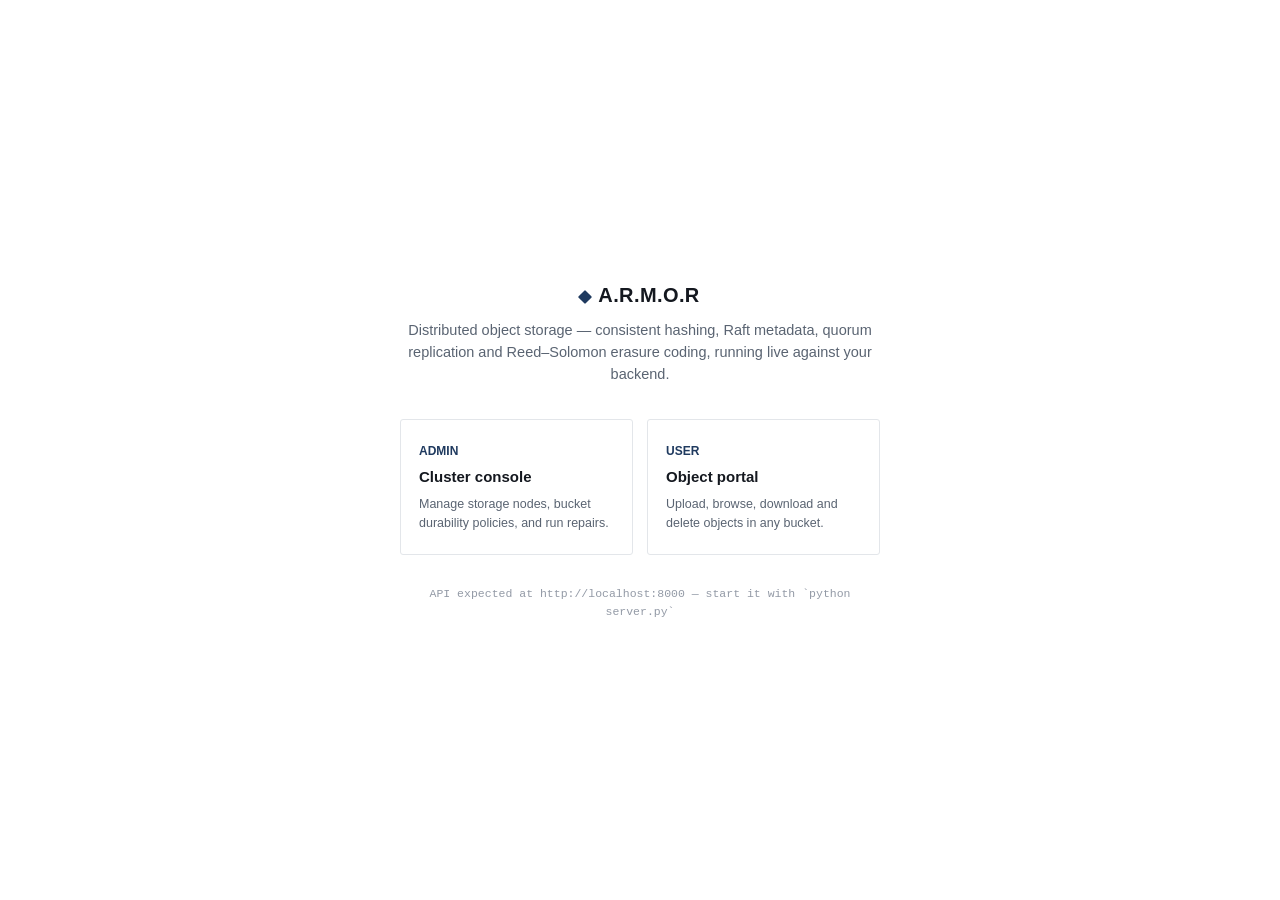
<file: frontend/index.html>
<!doctype html>
<html lang="en">
<head>
<meta charset="utf-8" />
<meta name="viewport" content="width=device-width, initial-scale=1" />
<title>A.R.M.O.R Vault</title>
<link rel="stylesheet" href="style.css" />
<style>
  body { display: flex; align-items: center; justify-content: center; min-height: 100vh; }
  .landing { max-width: 560px; padding: 40px; text-align: center; }
  .mark { justify-content: center; margin-bottom: 10px; }
  .mark-text { font-size: 20px; }
  .landing p.lede { color: var(--ink-soft); margin: 10px 0 34px; font-size: 14.5px; }
  .doors { display: grid; grid-template-columns: 1fr 1fr; gap: 14px; }
  .door {
    border: 1px solid var(--line); border-radius: var(--radius);
    padding: 22px 18px; text-decoration: none; color: var(--ink); text-align: left;
  }
  .door:hover { border-color: var(--accent); background: var(--accent-soft); }
  .door .role { font-size: 12px; color: var(--accent); font-weight: 600; margin-bottom: 6px; }
  .door h3 { margin: 0 0 6px; font-size: 15px; }
  .door p { margin: 0; font-size: 12.5px; color: var(--ink-soft); }
  .note { margin-top: 30px; font-size: 11.5px; color: var(--ink-faint); font-family: var(--mono); }
</style>
</head>
<body>
  <div class="landing">
    <div class="mark"><span class="mark-glyph"></span><span class="mark-text">A.R.M.O.R</span></div>
    <p class="lede">Distributed object storage — consistent hashing, Raft metadata, quorum replication and Reed–Solomon erasure coding, running live against your backend.</p>
    <div class="doors">
      <a class="door" href="admin.html">
        <div class="role">ADMIN</div>
        <h3>Cluster console</h3>
        <p>Manage storage nodes, bucket durability policies, and run repairs.</p>
      </a>
      <a class="door" href="user.html">
        <div class="role">USER</div>
        <h3>Object portal</h3>
        <p>Upload, browse, download and delete objects in any bucket.</p>
      </a>
    </div>
    <div class="note">API expected at http://localhost:8000 — start it with `python server.py`</div>
  </div>
</body>
</html>
</file>
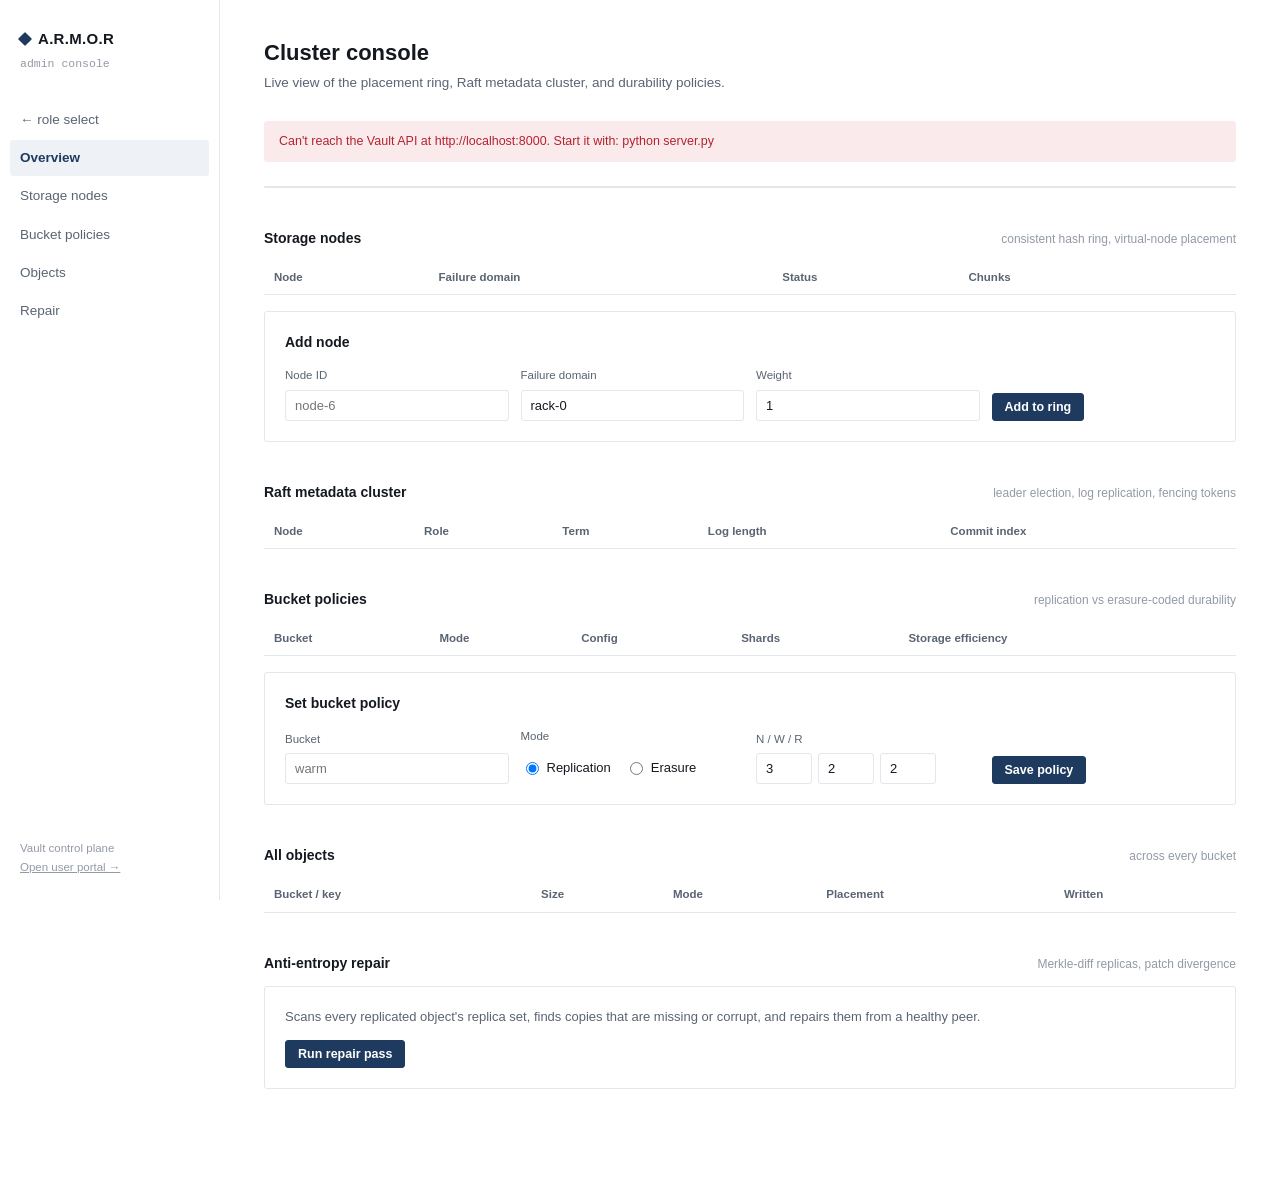
<file: frontend/admin.html>
<!doctype html>
<html lang="en">
<head>
<meta charset="utf-8" />
<meta name="viewport" content="width=device-width, initial-scale=1" />
<title>A.R.M.O.R — Admin</title>
<link rel="stylesheet" href="style.css" />
</head>
<body>
  <div class="shell">
    <aside class="rail">
      <div class="mark"><span class="mark-glyph"></span><span class="mark-text">A.R.M.O.R</span></div>
      <div class="mark-sub">admin console</div>
      <nav>
        <a href="index.html">&larr; role select</a>
        <a href="#overview" class="active">Overview</a>
        <a href="#nodes">Storage nodes</a>
        <a href="#buckets">Bucket policies</a>
        <a href="#objects">Objects</a>
        <a href="#repair">Repair</a>
      </nav>
      <div class="rail-foot">
        Vault control plane<br />
        <a href="user.html">Open user portal &rarr;</a>
      </div>
    </aside>

    <main>
      <h1>Cluster console</h1>
      <p class="subtitle">Live view of the placement ring, Raft metadata cluster, and durability policies.</p>

      <div id="connBanner" class="conn-banner"></div>

      <section class="section" id="overview">
        <div class="stat-row" id="statRow"></div>
      </section>

      <section class="section" id="nodes">
        <div class="section-head">
          <h2>Storage nodes</h2>
          <span class="hint">consistent hash ring, virtual-node placement</span>
        </div>
        <table id="nodesTable">
          <thead>
            <tr><th>Node</th><th>Failure domain</th><th>Status</th><th>Chunks</th><th></th></tr>
          </thead>
          <tbody id="nodesBody"></tbody>
        </table>

        <div class="card" style="margin-top:16px;">
          <div class="section-head" style="margin-bottom:14px;">
            <h2>Add node</h2>
          </div>
          <form id="addNodeForm" class="form-grid">
            <div>
              <label for="nodeId">Node ID</label>
              <input type="text" id="nodeId" placeholder="node-6" required />
            </div>
            <div>
              <label for="failureDomain">Failure domain</label>
              <input type="text" id="failureDomain" placeholder="rack-0" value="rack-0" />
            </div>
            <div>
              <label for="weight">Weight</label>
              <input type="number" id="weight" min="1" value="1" />
            </div>
            <div><button class="btn primary" type="submit">Add to ring</button></div>
          </form>
        </div>
      </section>

      <section class="section" id="raft">
        <div class="section-head">
          <h2>Raft metadata cluster</h2>
          <span class="hint">leader election, log replication, fencing tokens</span>
        </div>
        <table id="raftTable">
          <thead><tr><th>Node</th><th>Role</th><th>Term</th><th>Log length</th><th>Commit index</th></tr></thead>
          <tbody id="raftBody"></tbody>
        </table>
      </section>

      <section class="section" id="buckets">
        <div class="section-head">
          <h2>Bucket policies</h2>
          <span class="hint">replication vs erasure-coded durability</span>
        </div>
        <table>
          <thead><tr><th>Bucket</th><th>Mode</th><th>Config</th><th>Shards</th><th>Storage efficiency</th></tr></thead>
          <tbody id="bucketsBody"></tbody>
        </table>

        <div class="card" style="margin-top:16px;">
          <div class="section-head" style="margin-bottom:14px;">
            <h2>Set bucket policy</h2>
          </div>
          <form id="bucketForm" class="form-grid">
            <div>
              <label for="bucketName">Bucket</label>
              <input type="text" id="bucketName" placeholder="warm" required />
            </div>
            <div>
              <label>Mode</label>
              <div class="radio-group">
                <label><input type="radio" name="mode" value="replication" checked /> Replication</label>
                <label><input type="radio" name="mode" value="erasure" /> Erasure</label>
              </div>
            </div>
            <div id="replFields">
              <label>N / W / R</label>
              <div style="display:flex; gap:6px;">
                <input type="number" id="fN" value="3" min="1" style="width:56px" />
                <input type="number" id="fW" value="2" min="1" style="width:56px" />
                <input type="number" id="fR" value="2" min="1" style="width:56px" />
              </div>
            </div>
            <div id="ecFields" style="display:none;">
              <label>K / M (data / parity)</label>
              <div style="display:flex; gap:6px;">
                <input type="number" id="fK" value="4" min="1" style="width:56px" />
                <input type="number" id="fM" value="2" min="1" style="width:56px" />
              </div>
            </div>
            <div><button class="btn primary" type="submit">Save policy</button></div>
          </form>
        </div>
      </section>

      <section class="section" id="objects">
        <div class="section-head">
          <h2>All objects</h2>
          <span class="hint">across every bucket</span>
        </div>
        <table id="objectsTable">
          <thead><tr><th>Bucket / key</th><th>Size</th><th>Mode</th><th>Placement</th><th>Written</th></tr></thead>
          <tbody id="objectsBody"></tbody>
        </table>
      </section>

      <section class="section" id="repair">
        <div class="section-head">
          <h2>Anti-entropy repair</h2>
          <span class="hint">Merkle-diff replicas, patch divergence</span>
        </div>
        <div class="card">
          <p style="margin:0 0 14px; font-size:13px; color:var(--ink-soft);">
            Scans every replicated object's replica set, finds copies that are missing or corrupt,
            and repairs them from a healthy peer.
          </p>
          <button class="btn primary" id="repairBtn">Run repair pass</button>
          <span id="repairResult" class="hint" style="margin-left:12px;"></span>
        </div>
      </section>
    </main>
  </div>

  <div class="toast" id="toast"></div>

  <script src="api.js"></script>
  <script src="admin.js"></script>
</body>
</html>
</file>
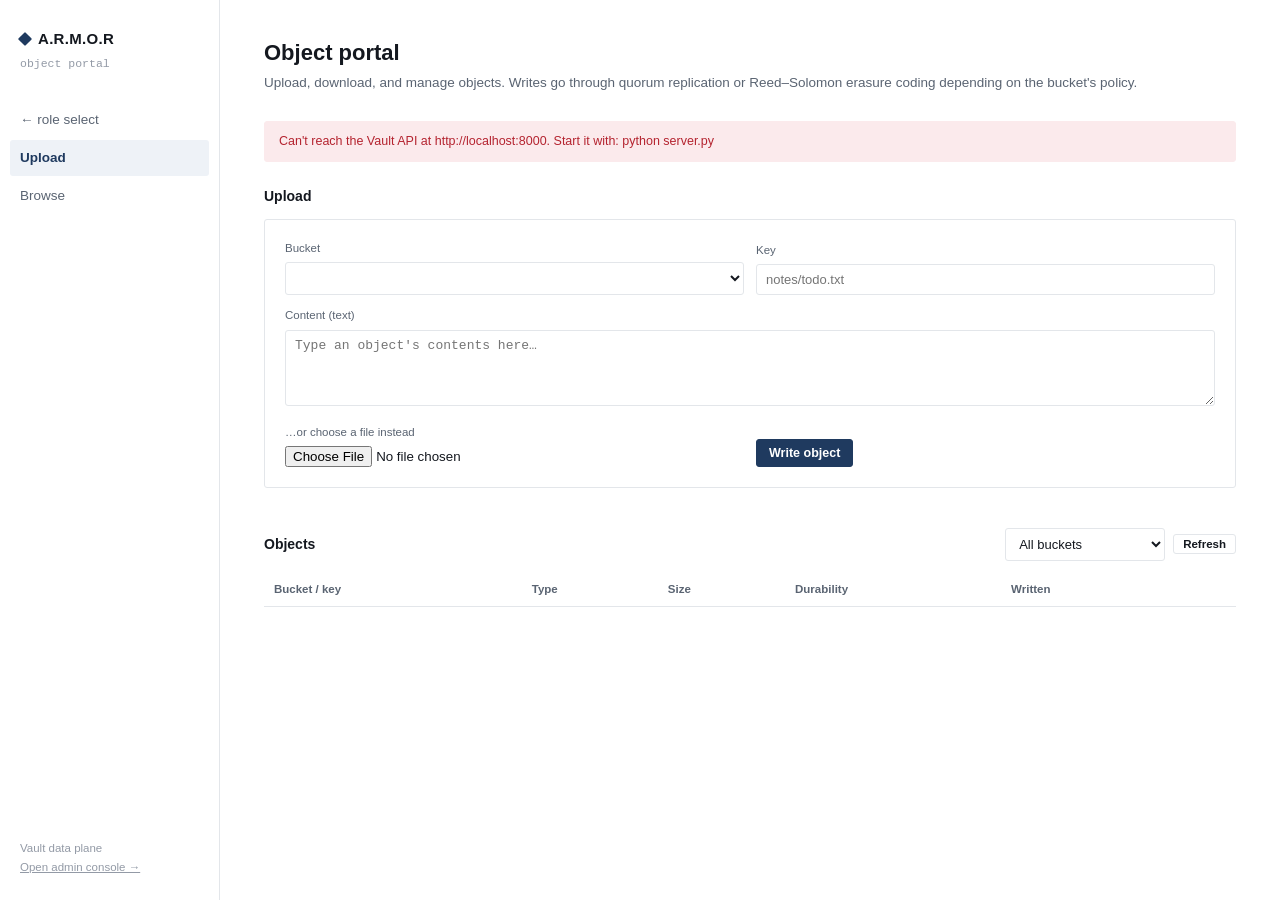
<file: frontend/user.html>
<!doctype html>
<html lang="en">
<head>
<meta charset="utf-8" />
<meta name="viewport" content="width=device-width, initial-scale=1" />
<title>A.R.M.O.R — Objects</title>
<link rel="stylesheet" href="style.css" />
</head>
<body>
  <div class="shell">
    <aside class="rail">
      <div class="mark"><span class="mark-glyph"></span><span class="mark-text">A.R.M.O.R</span></div>
      <div class="mark-sub">object portal</div>
      <nav>
        <a href="index.html">&larr; role select</a>
        <a href="#upload" class="active">Upload</a>
        <a href="#browse">Browse</a>
      </nav>
      <div class="rail-foot">
        Vault data plane<br />
        <a href="admin.html">Open admin console &rarr;</a>
      </div>
    </aside>

    <main>
      <h1>Object portal</h1>
      <p class="subtitle">Upload, download, and manage objects. Writes go through quorum replication or Reed–Solomon erasure coding depending on the bucket's policy.</p>

      <div id="connBanner" class="conn-banner"></div>

      <section class="section" id="upload">
        <div class="section-head"><h2>Upload</h2></div>
        <div class="card">
          <form id="uploadForm" class="form-grid" style="grid-template-columns: 1fr 1fr;">
            <div>
              <label for="bucketSelect">Bucket</label>
              <select id="bucketSelect" required></select>
            </div>
            <div>
              <label for="objKey">Key</label>
              <input type="text" id="objKey" placeholder="notes/todo.txt" required />
            </div>
            <div style="grid-column: 1 / -1;">
              <label for="objText">Content (text)</label>
              <textarea id="objText" rows="4" placeholder="Type an object's contents here…"></textarea>
            </div>
            <div>
              <label for="objFile">…or choose a file instead</label>
              <input type="file" id="objFile" />
            </div>
            <div><button class="btn primary" type="submit">Write object</button></div>
          </form>
        </div>
      </section>

      <section class="section" id="browse">
        <div class="section-head">
          <h2>Objects</h2>
          <div style="display:flex; gap:8px; align-items:center;">
            <select id="filterBucket" style="width:160px;"><option value="">All buckets</option></select>
            <button class="btn btn-sm" id="refreshBtn">Refresh</button>
          </div>
        </div>
        <table>
          <thead><tr><th>Bucket / key</th><th>Type</th><th>Size</th><th>Durability</th><th>Written</th><th></th></tr></thead>
          <tbody id="objectsBody"></tbody>
        </table>
      </section>
    </main>
  </div>

  <div class="toast" id="toast"></div>

  <script src="api.js"></script>
  <script src="user.js"></script>
</body>
</html>
</file>
<file: frontend/style.css>
:root {
  --bg: #ffffff;
  --bg-sunken: #f6f7f8;
  --line: #e3e6ea;
  --ink: #14181f;
  --ink-soft: #5a6472;
  --ink-faint: #939aa6;
  --accent: #1f3a5f;
  --accent-soft: #eef2f7;
  --accent-line: #c7d3e0;
  --ok: #1f7a4c;
  --ok-bg: #eaf6ef;
  --warn: #9a6b00;
  --warn-bg: #fbf1de;
  --down: #b4232f;
  --down-bg: #fbeaec;
  --mono: "SFMono-Regular", Consolas, "Liberation Mono", Menlo, monospace;
  --sans: -apple-system, BlinkMacSystemFont, "Segoe UI", Helvetica, Arial, sans-serif;
  --radius: 3px;
}

* { box-sizing: border-box; }

html, body {
  margin: 0;
  background: var(--bg);
  color: var(--ink);
  font-family: var(--sans);
  font-size: 14px;
  line-height: 1.5;
}

a { color: var(--accent); }

.shell {
  display: grid;
  grid-template-columns: 220px 1fr;
  min-height: 100vh;
}

.rail {
  border-right: 1px solid var(--line);
  padding: 28px 20px;
  position: sticky;
  top: 0;
  height: 100vh;
}

.mark {
  display: flex;
  align-items: baseline;
  gap: 8px;
  margin-bottom: 4px;
}

.mark-glyph {
  width: 10px;
  height: 10px;
  background: var(--accent);
  border-radius: 1px;
  display: inline-block;
  transform: rotate(45deg);
}

.mark-text {
  font-weight: 600;
  font-size: 15px;
  letter-spacing: 0.02em;
}

.mark-sub {
  font-size: 11.5px;
  color: var(--ink-faint);
  font-family: var(--mono);
  margin-bottom: 30px;
}

.rail nav a {
  display: block;
  padding: 8px 10px;
  margin: 0 -10px 2px;
  border-radius: var(--radius);
  color: var(--ink-soft);
  text-decoration: none;
  font-size: 13.5px;
}

.rail nav a:hover { background: var(--bg-sunken); color: var(--ink); }
.rail nav a.active { background: var(--accent-soft); color: var(--accent); font-weight: 600; }

.rail-foot {
  position: absolute;
  bottom: 24px;
  font-size: 11.5px;
  color: var(--ink-faint);
  line-height: 1.6;
}

.rail-foot a { color: var(--ink-faint); }

main {
  padding: 36px 44px 60px;
  max-width: 1080px;
}

h1 {
  font-size: 22px;
  margin: 0 0 4px;
  font-weight: 600;
}

.subtitle {
  color: var(--ink-soft);
  font-size: 13.5px;
  margin: 0 0 28px;
}

.section {
  margin-bottom: 40px;
}

.section-head {
  display: flex;
  align-items: baseline;
  justify-content: space-between;
  margin-bottom: 12px;
}

.section-head h2 {
  font-size: 14px;
  font-weight: 600;
  margin: 0;
}

.section-head .hint {
  font-size: 12px;
  color: var(--ink-faint);
}

.stat-row {
  display: grid;
  grid-template-columns: repeat(auto-fit, minmax(130px, 1fr));
  gap: 1px;
  background: var(--line);
  border: 1px solid var(--line);
  border-radius: var(--radius);
  overflow: hidden;
  margin-bottom: 36px;
}

.stat {
  background: var(--bg);
  padding: 16px 18px;
}

.stat .num {
  font-family: var(--mono);
  font-size: 20px;
  font-weight: 600;
}

.stat .label {
  font-size: 11.5px;
  color: var(--ink-soft);
  margin-top: 2px;
}

table {
  width: 100%;
  border-collapse: collapse;
  font-size: 13px;
}

th {
  text-align: left;
  font-weight: 600;
  font-size: 11.5px;
  color: var(--ink-soft);
  padding: 8px 10px;
  border-bottom: 1px solid var(--line);
}

td {
  padding: 9px 10px;
  border-bottom: 1px solid var(--line);
  vertical-align: middle;
}

tr:last-child td { border-bottom: none; }

.mono { font-family: var(--mono); font-size: 12.5px; }

.badge {
  display: inline-flex;
  align-items: center;
  gap: 5px;
  font-size: 11.5px;
  padding: 2px 8px;
  border-radius: 100px;
  font-weight: 600;
}

.badge.ok { background: var(--ok-bg); color: var(--ok); }
.badge.warn { background: var(--warn-bg); color: var(--warn); }
.badge.down { background: var(--down-bg); color: var(--down); }
.badge.neutral { background: var(--bg-sunken); color: var(--ink-soft); }

.dot {
  width: 6px; height: 6px; border-radius: 50%;
  background: currentColor;
  display: inline-block;
}

.btn {
  font-family: var(--sans);
  font-size: 12.5px;
  font-weight: 600;
  padding: 6px 12px;
  border-radius: var(--radius);
  border: 1px solid var(--line);
  background: var(--bg);
  color: var(--ink);
  cursor: pointer;
}

.btn:hover { border-color: var(--ink-faint); }
.btn.primary { background: var(--accent); border-color: var(--accent); color: #fff; }
.btn.primary:hover { background: #17304d; }
.btn.danger { color: var(--down); border-color: var(--down-bg); }
.btn.danger:hover { border-color: var(--down); }
.btn:disabled { opacity: 0.5; cursor: not-allowed; }
.btn-sm { padding: 3px 9px; font-size: 11.5px; }

.card {
  border: 1px solid var(--line);
  border-radius: var(--radius);
  padding: 20px;
  background: var(--bg);
}

.form-grid {
  display: grid;
  grid-template-columns: repeat(auto-fit, minmax(150px, 1fr));
  gap: 12px;
  align-items: end;
}

label {
  display: block;
  font-size: 11.5px;
  color: var(--ink-soft);
  margin-bottom: 5px;
}

input[type="text"], input[type="number"], select, textarea {
  width: 100%;
  padding: 7px 9px;
  border: 1px solid var(--line);
  border-radius: var(--radius);
  font-family: var(--sans);
  font-size: 13px;
  color: var(--ink);
  background: var(--bg);
}

input:focus, select:focus, textarea:focus {
  outline: 2px solid var(--accent-line);
  outline-offset: 1px;
  border-color: var(--accent);
}

textarea { font-family: var(--mono); resize: vertical; }

.radio-group { display: flex; gap: 14px; align-items: center; height: 34px; }
.radio-group label { display: flex; align-items: center; gap: 5px; margin: 0; font-size: 13px; color: var(--ink); }

.toast {
  position: fixed;
  bottom: 20px;
  right: 20px;
  background: var(--ink);
  color: #fff;
  padding: 10px 16px;
  border-radius: var(--radius);
  font-size: 13px;
  max-width: 360px;
  opacity: 0;
  transform: translateY(6px);
  transition: opacity .18s, transform .18s;
  pointer-events: none;
  z-index: 50;
}
.toast.show { opacity: 1; transform: translateY(0); }
.toast.error { background: var(--down); }

.empty {
  padding: 24px;
  text-align: center;
  color: var(--ink-faint);
  font-size: 13px;
  border: 1px dashed var(--line);
  border-radius: var(--radius);
}

.progress-bar {
  height: 5px;
  background: var(--bg-sunken);
  border-radius: 3px;
  overflow: hidden;
  width: 70px;
}
.progress-bar > div { height: 100%; background: var(--accent); }

.kv { display: flex; gap: 5px; flex-wrap: wrap; }

.conn-banner {
  display: none;
  border: 1px solid var(--down-bg);
  background: var(--down-bg);
  color: var(--down);
  padding: 10px 14px;
  border-radius: var(--radius);
  font-size: 12.5px;
  margin-bottom: 24px;
}
.conn-banner.show { display: block; }
</file>
